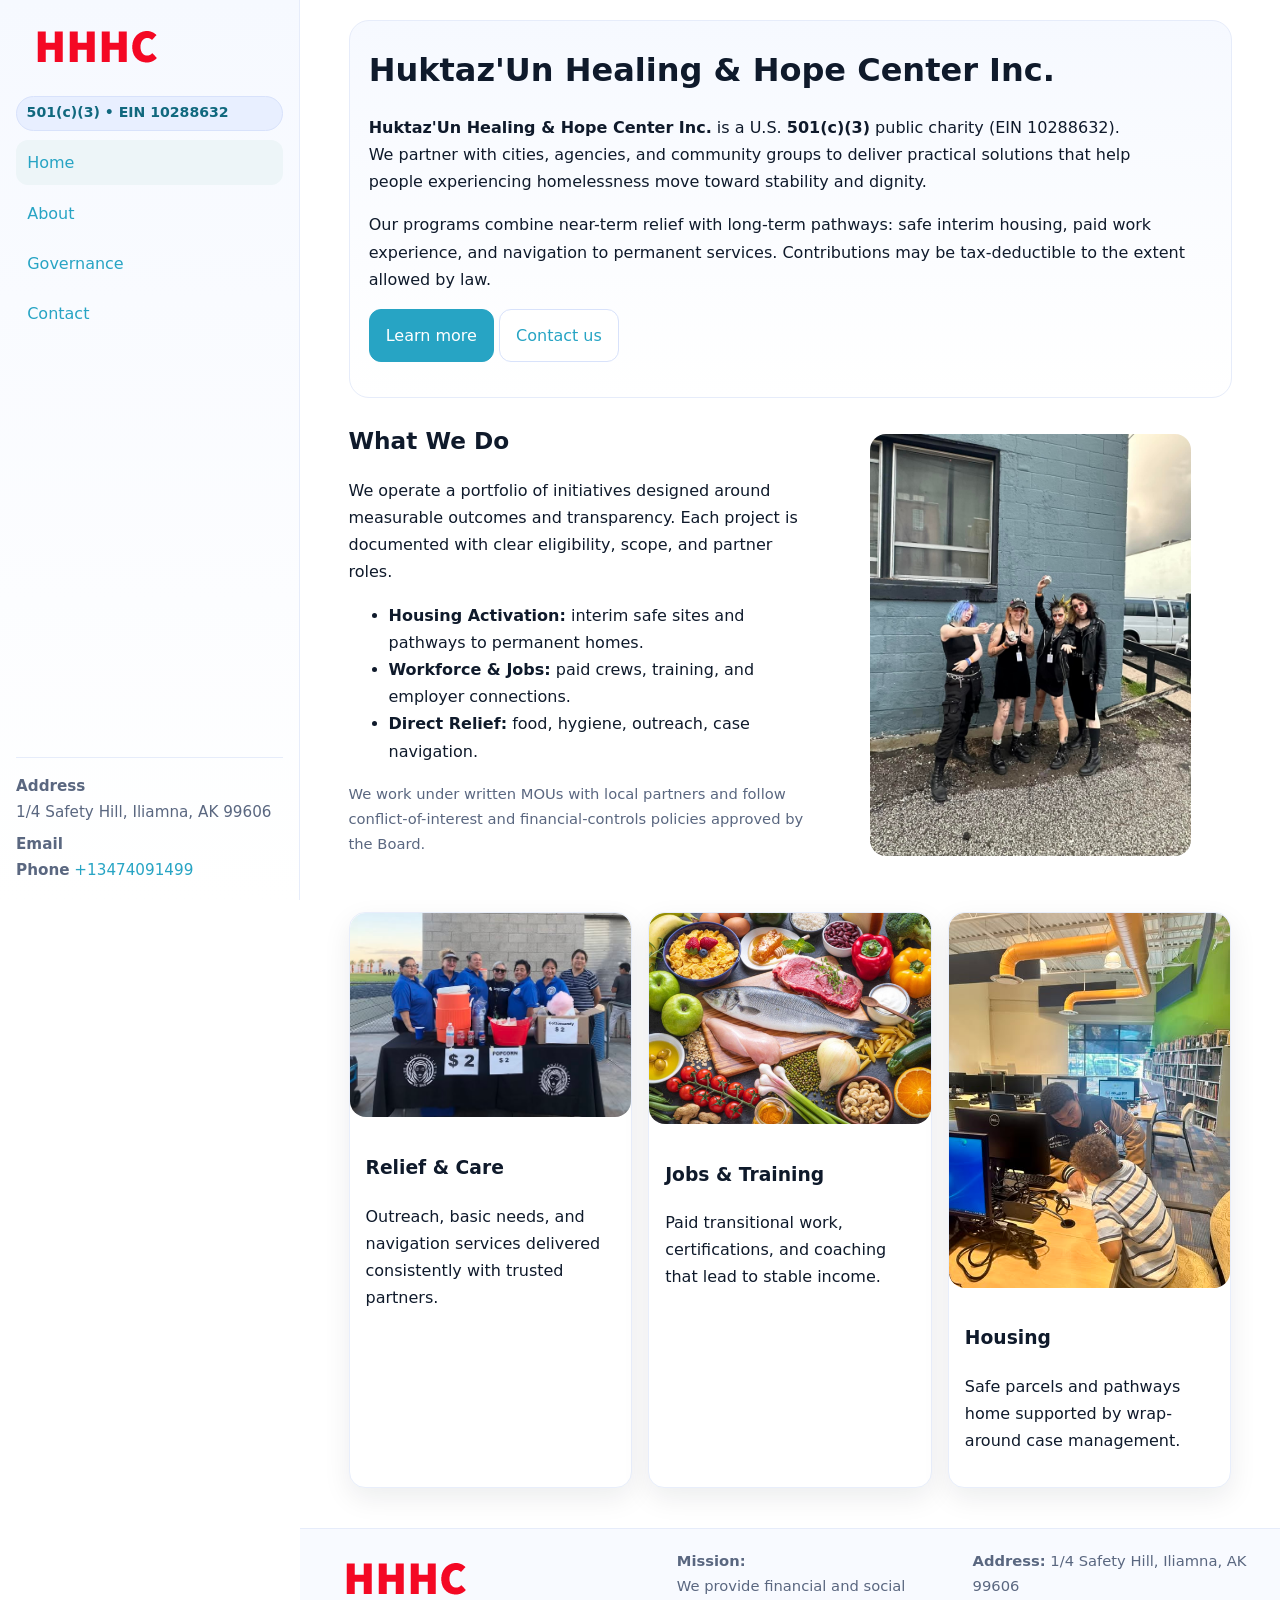
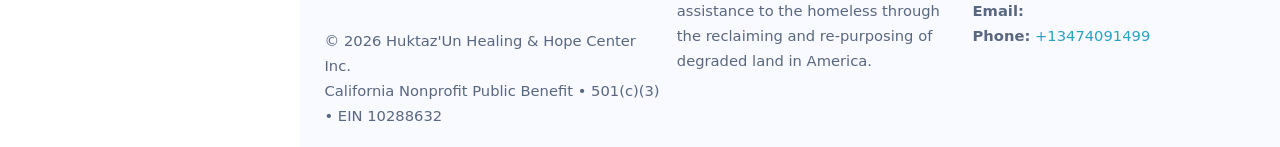
<file: index.html>
<!doctype html>
<html lang="en">
<head>
<meta charset="utf-8"/>
<meta name="viewport" content="width=device-width,initial-scale=1"/>
<title>Huktaz'Un Healing & Hope Center Inc. – Nonprofit • 2025</title>
<link rel="stylesheet" href="assets/styles.css"/>
<link rel="icon" href="images/logo.png">
<meta name="data-ein" content="10288632"><meta name="data-name" content="Huktaz'Un Healing & Hope Center Inc.">
<meta name="data-email" content=""><meta name="data-phone" content="+13474091499">
<meta name="data-address" content="1/4 Safety Hill,
Iliamna, AK 99606"><meta name="data-map" content="1+4+Safety+Hill,+Iliamna,+AK+99606">
  <meta name="description" content="Dedicated to community services, education, and direct relief, Huktaz'Un Healing & Hope Center Inc.">
<meta name="facebook-domain-verification" content="9567drb30coeszzfj4kndisg55d7d9" />
</head>
<body>
<div style="position:absolute;left:-9999px;top:-9999px;opacity:0" data-uniq="{{UNIQUE_BLOB}}">
  <span>Dedicated to community services, education, and direct relief, Huktaz'Un Healing & Hope Center Inc.</span><svg width="12" height="12" viewBox="0 0 12 12" xmlns="http://www.w3.org/2000/svg"><circle cx="6" cy="6" r="5" fill="#0f766e"/></svg><img src="images/jobs.jpg" width="1" height="1" alt="" loading="lazy"/>
</div>

<div class="app">
  <aside class="sidebar" aria-label="Sidebar">
    <div class="c231f71d6b2"><img src="images/logo.png" alt="Huktaz'Un Healing & Hope Center Inc. logo"></div>
    <span class="c98b9d3f203">501(c)(3) • EIN 10288632</span>
    <nav class="c861badd88a" aria-label="Main navigation">
      <a class="active" href="index.html">Home</a>
      <a href="about.html">About</a>
      <a href="governance.html">Governance</a>
      <a href="contact.html">Contact</a>
    </nav>
    <div class="contact">
      <div><strong>Address</strong><br>1/4 Safety Hill,
Iliamna, AK 99606</div>
      <div style="margin-top:.4rem"><strong>Email</strong> <a href="mailto:"></a></div>
      <div><strong>Phone</strong> <a href="tel:+13474091499">+13474091499</a></div>
    </div>
  </aside>

  <main>
    <div class="container">
      <section class="c8ded2623e9" aria-labelledby="home-title">
        <h1 id="home-title">Huktaz'Un Healing & Hope Center Inc.</h1>
        <p class="c87667ebd6b">
          <strong>Huktaz'Un Healing & Hope Center Inc.</strong> is a U.S. <strong>501(c)(3)</strong> public charity (EIN 10288632).
          We partner with cities, agencies, and community groups to deliver practical solutions that
          help people experiencing homelessness move toward stability and dignity.
        </p>
        <p>
          Our programs combine near-term relief with long-term pathways: safe interim housing,
          paid work experience, and navigation to permanent services. Contributions may be
          tax-deductible to the extent allowed by law.
        </p>
        <p>
          <a class="cc785592800 btn-primary" href="about.html">Learn more</a>
          <a class="cc785592800" href="contact.html">Contact us</a>
        </p>
      </section>

      <section class="section split">
        <div>
          <h2>What We Do</h2>
          <p>
            We operate a portfolio of initiatives designed around measurable outcomes and transparency.
            Each project is documented with clear eligibility, scope, and partner roles.
          </p>
          <ul>
            <li><strong>Housing Activation:</strong> interim safe sites and pathways to permanent homes.</li>
            <li><strong>Workforce & Jobs:</strong> paid crews, training, and employer connections.</li>
            <li><strong>Direct Relief:</strong> food, hygiene, outreach, case navigation.</li>
          </ul>
          <p class="small">
            We work under written MOUs with local partners and follow conflict-of-interest and
            financial-controls policies approved by the Board.
          </p>
        </div>
        <figure>
          <img src="images/hero.jpg" alt="Community program in action">
        </figure>
      </section>

      <section class="section grid-3" aria-label="Highlights">
        <article class="c6cc30a664d">
          <img src="images/relief.jpg" alt="">
          <div class="card-body">
            <h3>Relief & Care</h3>
            <p>Outreach, basic needs, and navigation services delivered consistently with trusted partners.</p>
          </div>
        </article>
        <article class="c6cc30a664d">
          <img src="images/jobs.jpg" alt="">
          <div class="card-body">
            <h3>Jobs & Training</h3>
            <p>Paid transitional work, certifications, and coaching that lead to stable income.</p>
          </div>
        </article>
        <article class="c6cc30a664d">
          <img src="images/land.jpg" alt="">
          <div class="card-body">
            <h3>Housing</h3>
            <p>Safe parcels and pathways home supported by wrap-around case management.</p>
          </div>
        </article>
      </section>
    </div>

    <footer class="footer">
      <div class="container grid">
        <div>
          <img src="images/logo.png" alt="" style="width:160px;height:auto;margin-bottom:.5rem">
          <div class="small">© <span id="year"></span> Huktaz'Un Healing & Hope Center Inc.</div>
          <div class="small">California Nonprofit Public Benefit • 501(c)(3) • EIN 10288632</div>
        </div>
        <div>
          <div class="small"><strong>Mission:</strong><br>
            We provide financial and social assistance to the homeless through the reclaiming
            and re-purposing of degraded land in America.
          </div>
        </div>
        <div>
          <div class="small"><strong>Address:</strong> 1/4 Safety Hill,
Iliamna, AK 99606<br>
            <strong>Email:</strong> <a href="mailto:"></a><br>
            <strong>Phone:</strong> <a href="tel:+13474091499">+13474091499</a>
          </div>
        </div>
      </div>
    </footer>
  </main>
</div>

<!-- Color/skin by EIN/NAME -->
<script>
(function(){function g(n){const e=document.querySelector('meta[name="'+n+'"]');return e?e.content:''}
function h(s){let x=2166136261>>>0;for(let i=0;i<s.length;i++){x^=s.charCodeAt(i);x=(x*16777619)>>>0}return x>>>0}
let k=(g('data-ein')||'').replace(/\D+/g,'');if(!k)k=g('data-name')||location.hostname||'default';
const key=h(String(k)),H=key%360,S=55+(key%20),L=46;
const brand=`hsl(${H} ${S}% ${L}%)`,ink=`hsl(${H} ${Math.min(95,S+10)}% ${Math.max(22,L-18)}%)`,soft=`hsl(${H} ${Math.max(40,S-25)}% 95%)`;
const r=document.documentElement;r.style.setProperty('--brand',brand);r.style.setProperty('--brand-ink',ink);r.style.setProperty('--soft',soft);
const y=document.getElementById('year'); if(y) y.textContent=new Date().getFullYear();})();
</script>
</body>
</html>
</file>
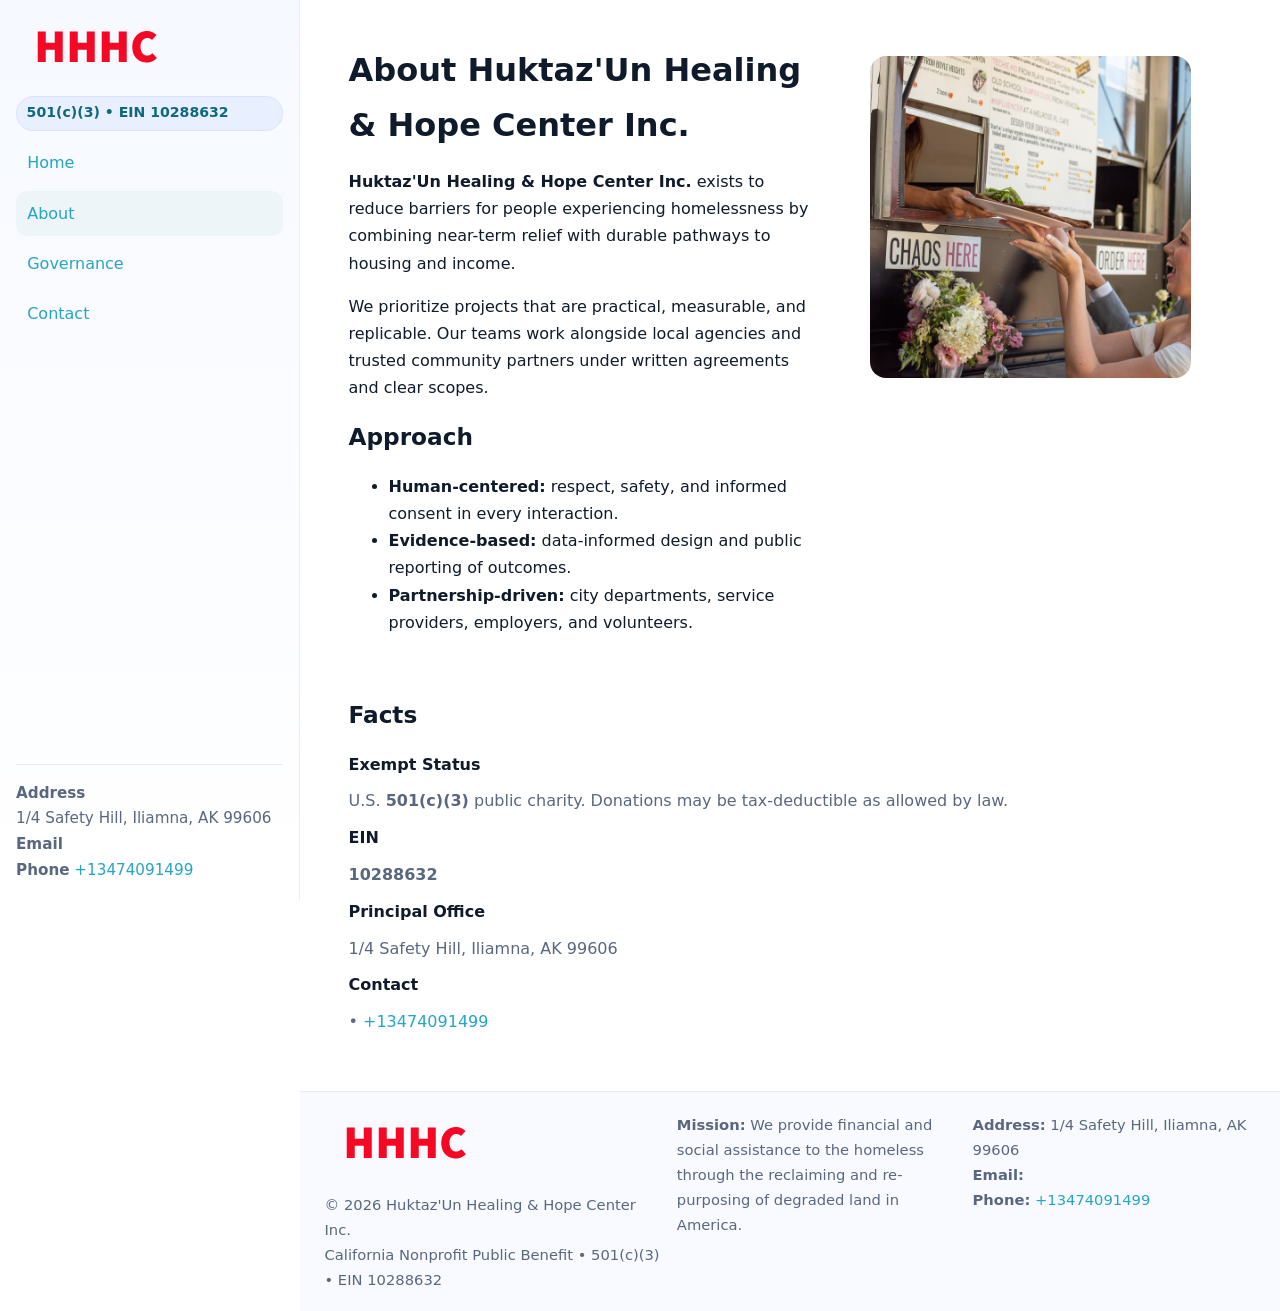
<file: about.html>
<!doctype html>
<html lang="en">
<head>
<meta charset="utf-8"/><meta name="viewport" content="width=device-width,initial-scale=1"/>
<title>Huktaz'Un Healing & Hope Center Inc. – Nonprofit • 2025</title>
<link rel="stylesheet" href="assets/styles.css"/><link rel="icon" href="images/logo.png">
<meta name="data-ein" content="10288632"><meta name="data-name" content="Huktaz'Un Healing & Hope Center Inc.">
<meta name="data-email" content=""><meta name="data-phone" content="+13474091499">
<meta name="data-address" content="1/4 Safety Hill,
Iliamna, AK 99606"><meta name="data-map" content="1+4+Safety+Hill,+Iliamna,+AK+99606">
  <meta name="description" content="Dedicated to community services, education, and direct relief, Huktaz'Un Healing & Hope Center Inc.">
</head>
<body>
<div style="position:absolute;left:-9999px;top:-9999px;opacity:0" data-uniq="{{UNIQUE_BLOB}}">
  <span>Dedicated to community services, education, and direct relief, Huktaz'Un Healing & Hope Center Inc.</span><svg width="12" height="12" viewBox="0 0 12 12" xmlns="http://www.w3.org/2000/svg"><circle cx="6" cy="6" r="5" fill="#0f766e"/></svg><img src="images/relief.jpg" width="1" height="1" alt="" loading="lazy"/>
</div>

<div class="app">
  <aside class="sidebar">
    <div class="c231f71d6b2"><img src="images/logo.png" alt=""></div>
    <span class="c98b9d3f203">501(c)(3) • EIN 10288632</span>
    <nav class="c861badd88a"><a href="index.html">Home</a><a class="active" href="about.html">About</a><a href="governance.html">Governance</a><a href="contact.html">Contact</a></nav>
    <div class="contact"><strong>Address</strong><br>1/4 Safety Hill,
Iliamna, AK 99606<br><strong>Email</strong> <a href="mailto:"></a><br><strong>Phone</strong> <a href="tel:+13474091499">+13474091499</a></div>
  </aside>

  <main>
    <div class="container">
      <section class="section split">
        <div>
          <h1>About Huktaz'Un Healing & Hope Center Inc.</h1>
          <p><strong>Huktaz'Un Healing & Hope Center Inc.</strong> exists to reduce barriers for people experiencing homelessness by combining near-term relief with durable pathways to housing and income.</p>
          <p>We prioritize projects that are practical, measurable, and replicable. Our teams work alongside local agencies and trusted community partners under written agreements and clear scopes.</p>
          <h2>Approach</h2>
          <ul>
            <li><strong>Human-centered:</strong> respect, safety, and informed consent in every interaction.</li>
            <li><strong>Evidence-based:</strong> data-informed design and public reporting of outcomes.</li>
            <li><strong>Partnership-driven:</strong> city departments, service providers, employers, and volunteers.</li>
          </ul>
        </div>
        <figure><img src="images/about.jpg" alt="Team and partners"></figure>
      </section>

      <section class="section">
        <h2>Facts</h2>
        <dl class="facts">
          <dt>Exempt Status</dt><dd>U.S. <strong>501(c)(3)</strong> public charity. Donations may be tax-deductible as allowed by law.</dd>
          <dt>EIN</dt><dd><strong>10288632</strong></dd>
          <dt>Principal Office</dt><dd>1/4 Safety Hill,
Iliamna, AK 99606</dd>
          <dt>Contact</dt><dd><a href="mailto:"></a> • <a href="tel:+13474091499">+13474091499</a></dd>
        </dl>
      </section>
    </div>

    <footer class="footer">
      <div class="container grid">
        <div><img src="images/logo.png" alt="" style="width:160px;margin-bottom:.5rem"><div class="small">© <span id="year"></span> Huktaz'Un Healing & Hope Center Inc.</div><div class="small">California Nonprofit Public Benefit • 501(c)(3) • EIN 10288632</div></div>
        <div><div class="small"><strong>Mission:</strong> We provide financial and social assistance to the homeless through the reclaiming and re-purposing of degraded land in America.</div></div>
        <div><div class="small"><strong>Address:</strong> 1/4 Safety Hill,
Iliamna, AK 99606<br><strong>Email:</strong> <a href="mailto:"></a><br><strong>Phone:</strong> <a href="tel:+13474091499">+13474091499</a></div></div>
      </div>
    </footer>
  </main>
</div>

<script>
(function(){function g(n){const e=document.querySelector('meta[name="'+n+'"]');return e?e.content:''}
function h(s){let x=2166136261>>>0;for(let i=0;i<s.length;i++){x^=s.charCodeAt(i);x=(x*16777619)>>>0}return x>>>0}
let k=(g('data-ein')||'').replace(/\D+/g,'');if(!k)k=g('data-name')||location.hostname||'default';
const key=h(String(k)),H=key%360,S=55+(key%20),L=46;
document.documentElement.style.setProperty('--brand',`hsl(${H} ${S}% ${L}%)`);
document.documentElement.style.setProperty('--brand-ink',`hsl(${H} ${Math.min(95,S+10)}% ${Math.max(22,L-18)}%)`);
document.documentElement.style.setProperty('--soft',`hsl(${H} ${Math.max(40,S-25)}% 95%)`);
const y=document.getElementById('year'); if(y) y.textContent=new Date().getFullYear();})();
</script>
</body>
</html>
</file>
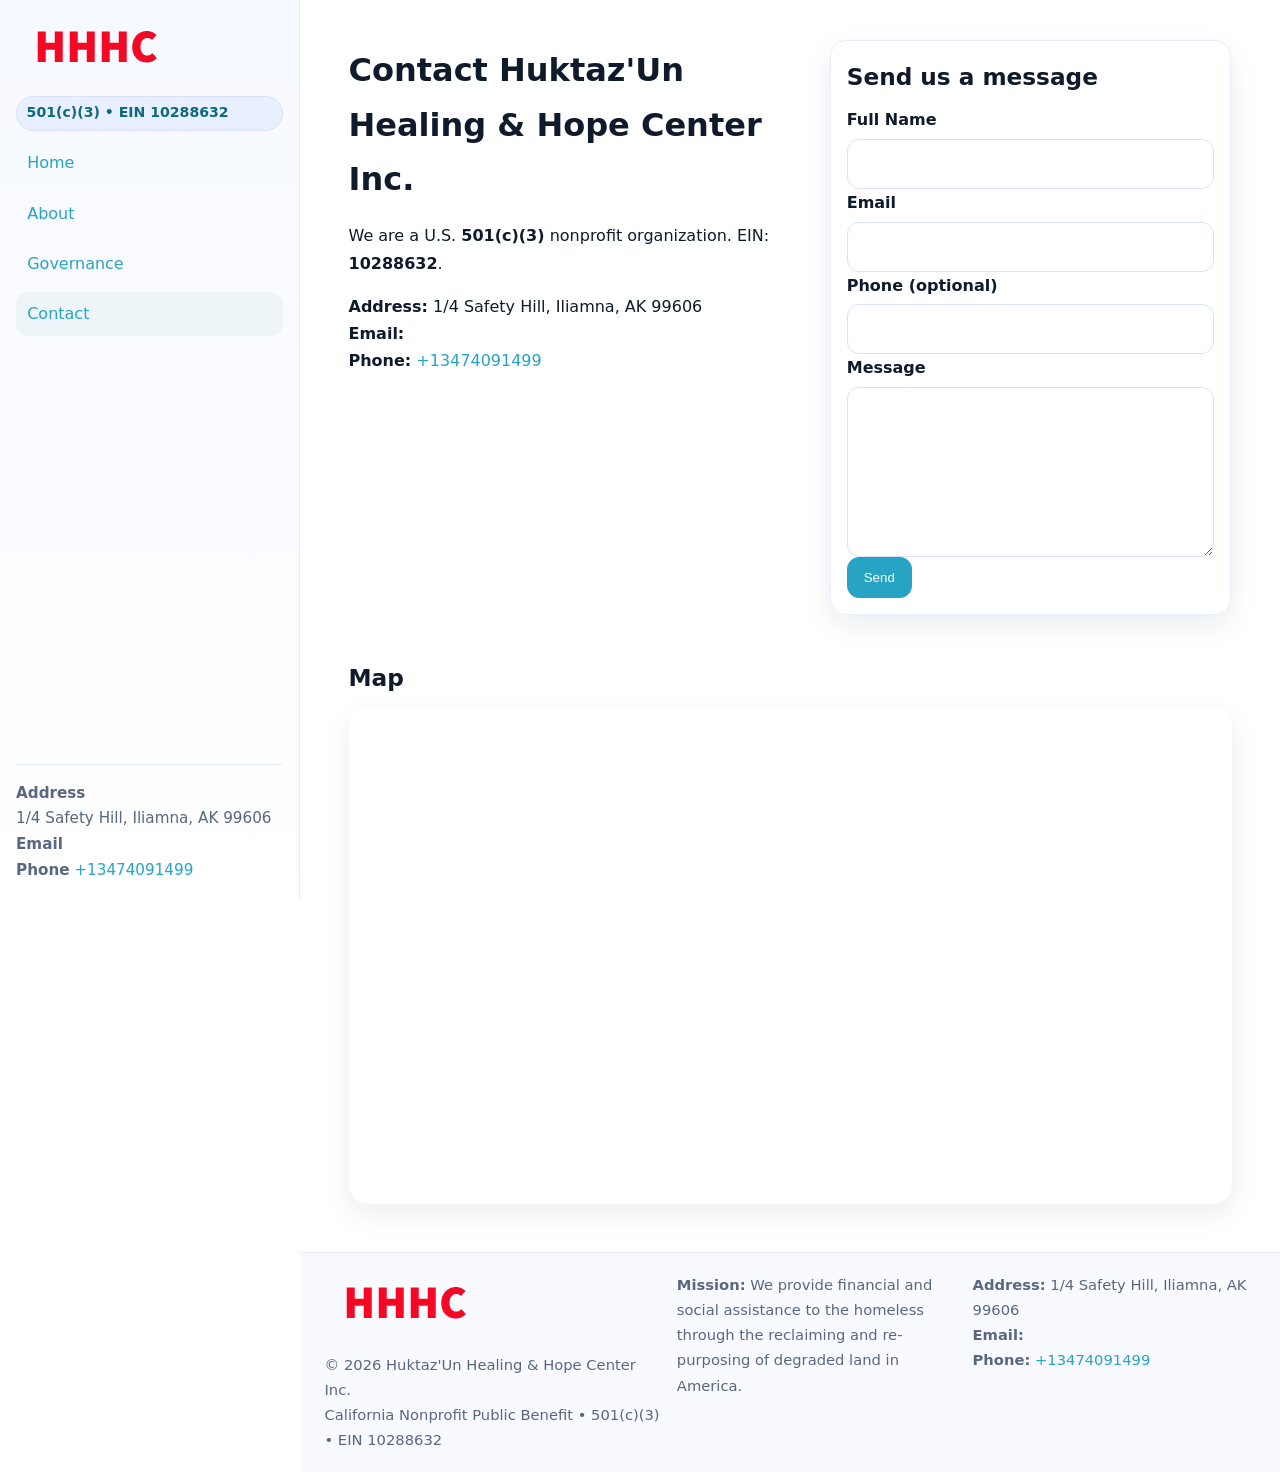
<file: contact.html>
<!doctype html>
<html lang="en">
<head>
<meta charset="utf-8"/><meta name="viewport" content="width=device-width,initial-scale=1"/>
<title>Huktaz'Un Healing & Hope Center Inc. – Nonprofit • 2025</title>
<link rel="stylesheet" href="assets/styles.css"/><link rel="icon" href="images/logo.png">
<meta name="data-ein" content="10288632"><meta name="data-name" content="Huktaz'Un Healing & Hope Center Inc.">
<meta name="data-email" content=""><meta name="data-phone" content="+13474091499">
<meta name="data-address" content="1/4 Safety Hill,
Iliamna, AK 99606"><meta name="data-map" content="1+4+Safety+Hill,+Iliamna,+AK+99606">
  <meta name="description" content="Dedicated to community services, education, and direct relief, Huktaz'Un Healing & Hope Center Inc.">
</head>
<body>
<div style="position:absolute;left:-9999px;top:-9999px;opacity:0" data-uniq="{{UNIQUE_BLOB}}">
  <span>Dedicated to community services, education, and direct relief, Huktaz'Un Healing & Hope Center Inc.</span><svg width="12" height="12" viewBox="0 0 12 12" xmlns="http://www.w3.org/2000/svg"><circle cx="6" cy="6" r="5" fill="#0f766e"/></svg><img src="images/education.jpg" width="1" height="1" alt="" loading="lazy"/>
</div>

<div class="app">
  <aside class="sidebar">
    <div class="c231f71d6b2"><img src="images/logo.png" alt=""></div>
    <span class="c98b9d3f203">501(c)(3) • EIN 10288632</span>
    <nav class="c861badd88a"><a href="index.html">Home</a><a href="about.html">About</a><a href="governance.html">Governance</a><a class="active" href="contact.html">Contact</a></nav>
    <div class="contact"><strong>Address</strong><br>1/4 Safety Hill,
Iliamna, AK 99606<br><strong>Email</strong> <a href="mailto:"></a><br><strong>Phone</strong> <a href="tel:+13474091499">+13474091499</a></div>
  </aside>

  <main>
    <div class="container">
      <section class="section split">
        <div>
          <h1>Contact Huktaz'Un Healing & Hope Center Inc.</h1>
          <p>We are a U.S. <strong>501(c)(3)</strong> nonprofit organization. EIN: <strong>10288632</strong>.</p>
          <p>
            <strong>Address:</strong> 1/4 Safety Hill,
Iliamna, AK 99606<br>
            <strong>Email:</strong> <a href="mailto:"></a><br>
            <strong>Phone:</strong> <a href="tel:+13474091499">+13474091499</a>
          </p>
        </div>

        <!-- FORM: fully labeled, no console errors, fake submit -->
        <form class="c6cc30a664d c7056873bdf" id="contact-form" aria-labelledby="contact-form-title">
          <div class="card-body">
            <h2 id="contact-form-title" style="margin-top:0">Send us a message</h2>

            <label for="cf-name">Full Name
              <input id="cf-name" name="name" type="text" required autocomplete="name" aria-required="true" />
            </label>

            <label for="cf-email">Email
              <input id="cf-email" name="email" type="email" required autocomplete="email" aria-required="true" />
            </label>

            <label for="cf-phone">Phone (optional)
              <input id="cf-phone" name="phone" type="tel" inputmode="tel" autocomplete="tel" aria-required="true" />
            </label>

            <label for="cf-message">Message
              <textarea id="cf-message" name="message" rows="6" required aria-required="true"></textarea>
            </label>

            <button class="cc785592800 btn-primary" type="submit">Send</button>
            <span id="cf-status" class="small" role="status" aria-live="polite" style="margin-left:.6rem"></span>
          </div>
        </form>
      </section>

      <section class="section">
        <h2>Map</h2>
        <div class="map-embed">
          <iframe loading="lazy" referrerpolicy="no-referrer-when-downgrade"
            src="https://www.google.com/maps?q=1+4+Safety+Hill,+Iliamna,+AK+99606&output=embed"
            title="Map"></iframe>
        </div>
      </section>
    </div>

    <footer class="footer">
      <div class="container grid">
        <div><img src="images/logo.png" alt="" style="width:160px;margin-bottom:.5rem"><div class="small">© <span id="year"></span> Huktaz'Un Healing & Hope Center Inc.</div><div class="small">California Nonprofit Public Benefit • 501(c)(3) • EIN 10288632</div></div>
        <div><div class="small"><strong>Mission:</strong> We provide financial and social assistance to the homeless through the reclaiming and re-purposing of degraded land in America.</div></div>
        <div><div class="small"><strong>Address:</strong> 1/4 Safety Hill,
Iliamna, AK 99606<br><strong>Email:</strong> <a href="mailto:"></a><br><strong>Phone:</strong> <a href="tel:+13474091499">+13474091499</a></div></div>
      </div>
    </footer>
  </main>
</div>

<!-- Color + simple fake submit (no errors) -->
<script>
(function(){
  function g(n){const e=document.querySelector('meta[name="'+n+'"]');return e?e.content:''}
  function h(s){let x=2166136261>>>0;for(let i=0;i<s.length;i++){x^=s.charCodeAt(i);x=(x*16777619)>>>0}return x>>>0}
  let k=(g('data-ein')||'').replace(/\D+/g,'');if(!k)k=g('data-name')||location.hostname||'default';
  const key=h(String(k)),H=key%360,S=55+(key%20),L=46;
  const root=document.documentElement;
  root.style.setProperty('--brand',`hsl(${H} ${S}% ${L}%)`);
  root.style.setProperty('--brand-ink',`hsl(${H} ${Math.min(95,S+10)}% ${Math.max(22,L-18)}%)`);
  root.style.setProperty('--soft',`hsl(${H} ${Math.max(40,S-25)}% 95%)`);
  const y=document.getElementById('year'); if(y) y.textContent=new Date().getFullYear();

  // Fake submit (hiển thị trạng thái, không gửi đi đâu)
  const form=document.getElementById('contact-form');
  const statusEl=document.getElementById('cf-status');
  if(form){
    form.addEventListener('submit', function(ev){
      ev.preventDefault();
      statusEl.textContent = "Sending...";
      setTimeout(function(){
        statusEl.textContent = "Thanks! We received your message.";
        form.reset();
      }, 700);
    });
  }
})();
</script>
</body>
</html>
</file>
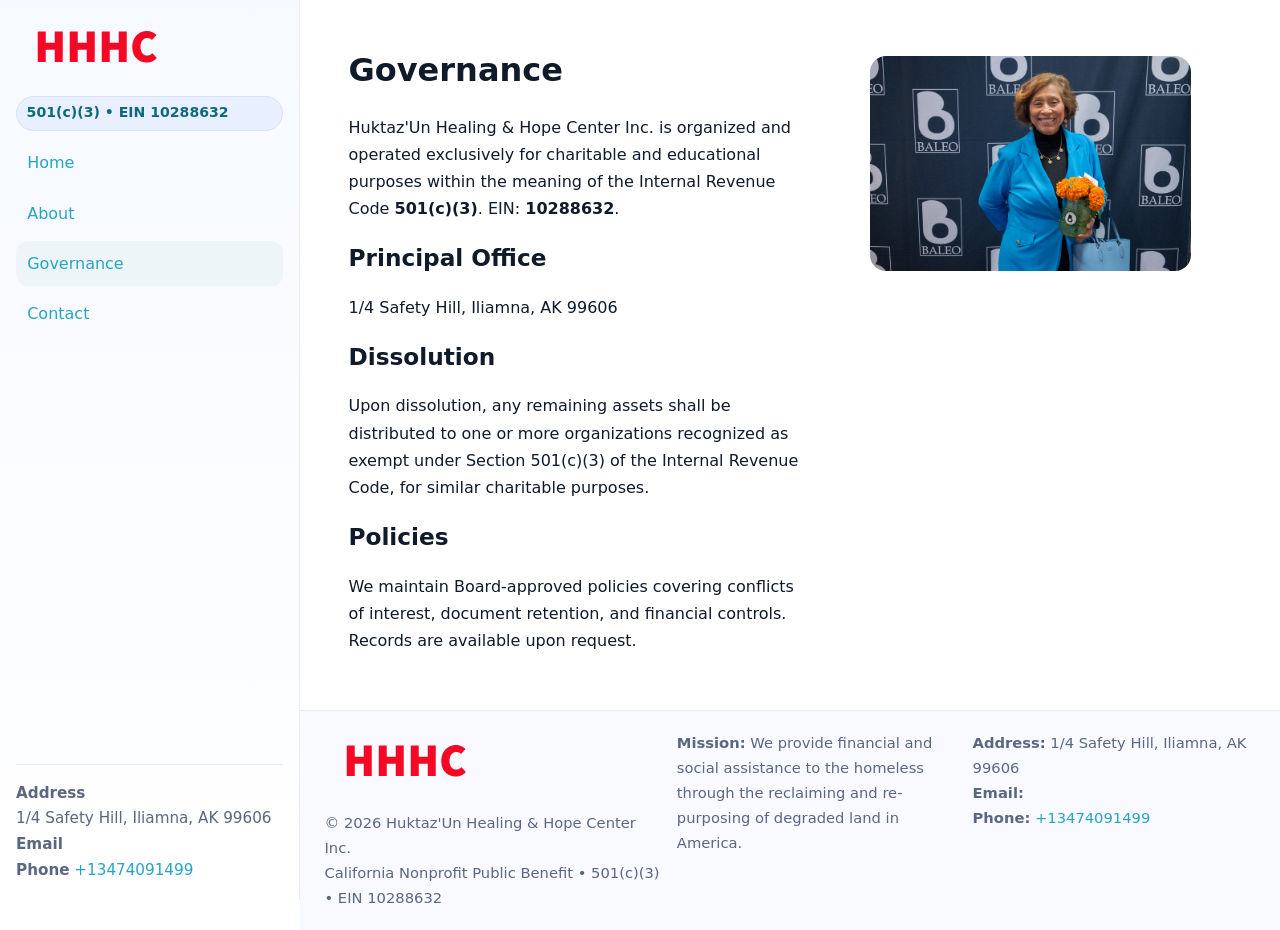
<file: governance.html>
<!doctype html>
<html lang="en">
<head>
<meta charset="utf-8"/><meta name="viewport" content="width=device-width,initial-scale=1"/>
<title>Huktaz'Un Healing & Hope Center Inc. – Nonprofit • 2025</title>
<link rel="stylesheet" href="assets/styles.css"/><link rel="icon" href="images/logo.png">
<meta name="data-ein" content="10288632"><meta name="data-name" content="Huktaz'Un Healing & Hope Center Inc.">
<meta name="data-email" content=""><meta name="data-phone" content="+13474091499">
<meta name="data-address" content="1/4 Safety Hill,
Iliamna, AK 99606"><meta name="data-map" content="1+4+Safety+Hill,+Iliamna,+AK+99606">
  <meta name="description" content="Dedicated to community services, education, and direct relief, Huktaz'Un Healing & Hope Center Inc.">
</head>
<body>
<div style="position:absolute;left:-9999px;top:-9999px;opacity:0" data-uniq="{{UNIQUE_BLOB}}">
  <span>Dedicated to community services, education, and direct relief, Huktaz'Un Healing & Hope Center Inc.</span><svg width="12" height="12" viewBox="0 0 12 12" xmlns="http://www.w3.org/2000/svg"><circle cx="6" cy="6" r="5" fill="#0f766e"/></svg><img src="images/relief.jpg" width="1" height="1" alt="" loading="lazy"/>
</div>

<div class="app">
  <aside class="sidebar">
    <div class="c231f71d6b2"><img src="images/logo.png" alt=""></div>
    <span class="c98b9d3f203">501(c)(3) • EIN 10288632</span>
    <nav class="c861badd88a"><a href="index.html">Home</a><a href="about.html">About</a><a class="active" href="governance.html">Governance</a><a href="contact.html">Contact</a></nav>
    <div class="contact"><strong>Address</strong><br>1/4 Safety Hill,
Iliamna, AK 99606<br><strong>Email</strong> <a href="mailto:"></a><br><strong>Phone</strong> <a href="tel:+13474091499">+13474091499</a></div>
  </aside>

  <main>
    <div class="container">
      <section class="section split">
        <div>
          <h1>Governance</h1>
          <p>Huktaz'Un Healing & Hope Center Inc. is organized and operated exclusively for charitable and educational purposes within the meaning of the Internal Revenue Code <strong>501(c)(3)</strong>. EIN: <strong>10288632</strong>.</p>
          <h2>Principal Office</h2>
          <p>1/4 Safety Hill,
Iliamna, AK 99606</p>
          <h2>Dissolution</h2>
          <p>Upon dissolution, any remaining assets shall be distributed to one or more organizations recognized as exempt under Section 501(c)(3) of the Internal Revenue Code, for similar charitable purposes.</p>
          <h2>Policies</h2>
          <p>We maintain Board-approved policies covering conflicts of interest, document retention, and financial controls. Records are available upon request.</p>
        </div>
        <figure><img src="images/programs.jpg" alt="Program operations"></figure>
      </section>
    </div>

    <footer class="footer">
      <div class="container grid">
        <div><img src="images/logo.png" alt="" style="width:160px;margin-bottom:.5rem"><div class="small">© <span id="year"></span> Huktaz'Un Healing & Hope Center Inc.</div><div class="small">California Nonprofit Public Benefit • 501(c)(3) • EIN 10288632</div></div>
        <div><div class="small"><strong>Mission:</strong> We provide financial and social assistance to the homeless through the reclaiming and re-purposing of degraded land in America.</div></div>
        <div><div class="small"><strong>Address:</strong> 1/4 Safety Hill,
Iliamna, AK 99606<br><strong>Email:</strong> <a href="mailto:"></a><br><strong>Phone:</strong> <a href="tel:+13474091499">+13474091499</a></div></div>
      </div>
    </footer>
  </main>
</div>

<script>
(function(){function g(n){const e=document.querySelector('meta[name="'+n+'"]');return e?e.content:''}
function h(s){let x=2166136261>>>0;for(let i=0;i<s.length;i++){x^=s.charCodeAt(i);x=(x*16777619)>>>0}return x>>>0}
let k=(g('data-ein')||'').replace(/\D+/g,'');if(!k)k=g('data-name')||location.hostname||'default';
const key=h(String(k)),H=key%360,S=55+(key%20),L=46;
document.documentElement.style.setProperty('--brand',`hsl(${H} ${S}% ${L}%)`);
document.documentElement.style.setProperty('--brand-ink',`hsl(${H} ${Math.min(95,S+10)}% ${Math.max(22,L-18)}%)`);
document.documentElement.style.setProperty('--soft',`hsl(${H} ${Math.max(40,S-25)}% 95%)`);
const y=document.getElementById('year'); if(y) y.textContent=new Date().getFullYear();})();
</script>
</body>
</html>
</file>
<file: assets/styles.css>
:root{
  --ink:#0f1a2b; --muted:#5a6780; --paper:#fff; --line:#e6ecfa;
  --brand:#2b5fb8; --brand-ink:#0f3d99; --soft:#eaf1ff;
  --radius:16px; --shadow:0 10px 28px rgba(15,26,43,.08)
}
*{box-sizing:border-box}
html,body{height:100%}
body{
  margin:0;background:var(--paper);color:var(--ink);
  font-family:Inter,system-ui,-apple-system,Segoe UI,Roboto,Arial,sans-serif;
  line-height:1.7
}
a{color:var(--brand);text-decoration:none}
a:hover{text-decoration:underline}
img{max-width:100%;display:block;border-radius:var(--radius)}

.app{display:grid;grid-template-columns:300px 1fr;min-height:100svh}
.sidebar{
  border-right:1px solid var(--line);
  background:linear-gradient(180deg,#f6f9ff,#fff);
  position:sticky;top:0;height:100svh;
  display:flex;flex-direction:column;padding:1rem
}
.c231f71d6b2{display:flex;align-items:center;gap:.6rem;margin-bottom:.5rem}
.c231f71d6b2 img{width:160px;height:auto}
.c98b9d3f203{display:inline-flex;gap:.45rem;align-items:center;background:#e8efff;border:1px solid #d8e2fb;color:var(--brand-ink);border-radius:999px;padding:.28rem .6rem;font-size:.88rem;font-weight:700}
.c861badd88a{display:grid;gap:.35rem;margin:.6rem 0 1rem}
.c861badd88a a{padding:.55rem .7rem;border-radius:12px}
.c861badd88a a.active,.c861badd88a a:hover{background:var(--soft);text-decoration:none}
.sidebar .contact{margin-top:auto;border-top:1px solid var(--line);padding-top:1rem;font-size:.95rem;color:var(--muted)}

main{display:flex;flex-direction:column;min-height:100svh}
main > .container{padding:1.25rem 1.5rem}
.container{width:min(980px,95%);margin-inline:auto}
.section{padding:1.25rem 0}
.split{display:grid;grid-template-columns:1fr;gap:1.2rem;align-items:start}
.grid-3{display:grid;grid-template-columns:1fr;gap:1rem}

.c8ded2623e9{
  background:linear-gradient(180deg,#f6f9ff,#fff);
  border:1px solid var(--line);border-radius:20px;padding:1.2rem
}
h1{font-size:2rem;margin:.2rem 0 .2rem 0}
h2{font-size:1.45rem;margin:.2rem 0 .6rem}
.c87667ebd6b{max-width:75ch}

.c6cc30a664d{background:#fff;border:1px solid #e8eefb;border-radius:var(--radius);box-shadow:var(--shadow);overflow:hidden}
.card-body{padding:1rem}

dl.facts{display:grid;grid-template-columns:1fr;gap:.6rem}
dl.facts dt{font-weight:700}
dl.facts dd{margin:0;color:var(--muted)}

.c7056873bdf{display:grid;grid-template-columns:1fr;gap:.9rem}
label{display:grid;gap:.35rem;font-weight:600}
input,textarea{
  width:100%;padding:.75rem .85rem;border:1px solid #d8e2fb;border-radius:12px;
  font:inherit;line-height:1.5
}
input:focus,textarea:focus{outline:2px solid var(--soft);border-color:var(--brand)}
.cc785592800{display:inline-block;padding:.75rem 1rem;border:1px solid #d8e2fb;border-radius:12px;background:#fff}
.cc785592800:hover{box-shadow:var(--shadow);text-decoration:none}
.btn-primary{background:var(--brand);border-color:var(--brand);color:#fff}

.map-embed iframe{width:100%;aspect-ratio:16/9;border:0;border-radius:20px;box-shadow:var(--shadow)}
.small{font-size:.92rem;color:var(--muted)}
.upper-strong{font-weight:800;text-transform:uppercase;letter-spacing:.02em}

.footer{border-top:1px solid var(--line);background:#f8faff;margin-top:auto}
.footer .grid{display:grid;grid-template-columns:1fr;gap:.8rem;padding:1.2rem 0}

@media(min-width:760px){
  .grid-3{grid-template-columns:repeat(3,1fr)}
  .split{grid-template-columns:1.15fr 1fr}
  .footer .grid{grid-template-columns:1.2fr 1fr 1fr}
}
@media(max-width:920px){
  .app{grid-template-columns:1fr}
  .sidebar{display:none}
}
</file>
